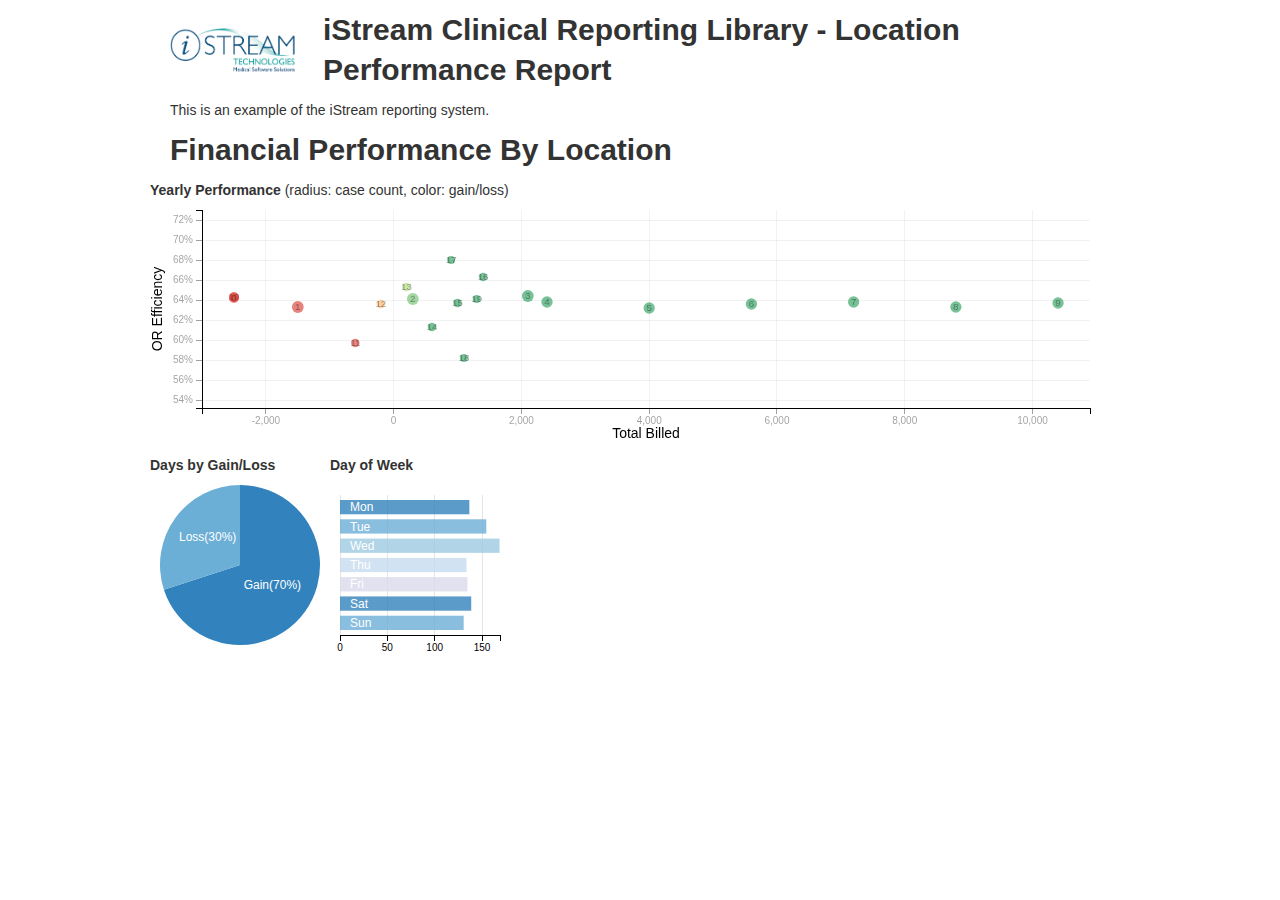
<file: cptBubble.html>
<!DOCTYPE html>
<!--
    cptBubble.html: an example of D3.js (Data Driven Documents)
    This file is an adapatation of the excellent work by
    the awesome Gordon Woodhull and the DC-JS team.
    Adapted by Jim Hurst for iStream Technologies.
-->
<html lang="en">
<head>
    <title>iStream Clinical Reporting Library - Location Performance Report</title>

    <meta charset="UTF-8">

    <link rel="stylesheet" type="text/css" href="css/bootstrap.min.css">
    <link rel="stylesheet" type="text/css" href="css/dc.css"/>
    <link rel="icon" type="image/x-icon" href="istreamlogo.png"/>

    <style>
        #monthly-volume-chart g.y {
            display: none;
        }
        #logo {
            margin-right: 2em;
            margin-top: 2em;
        }
    </style>
</head>
<body>

<div class="container">

<img id="logo" src="istreamlogo.png" style="float:left" width=125 height=125></img>
<h2>iStream Clinical Reporting Library - Location Performance Report</h2>


<p>
    This is an example of the iStream reporting system.
</p>

<h2>Financial Performance By Location</h2>

<div class="row">
    <div id="yearly-bubble-chart" class="dc-chart">
        <strong>Yearly Performance</strong> (radius: case count, color: gain/loss)
        <a class="reset" href="javascript:yearlyBubbleChart.filterAll();dc.redrawAll();"
           style="display: none;">reset</a>

        <div class="clearfix"></div>
    </div>
</div>

<div class="row">
    <div id="gain-loss-chart">
        <strong>Days by Gain/Loss</strong>
        <a class="reset" href="javascript:gainOrLossChart.filterAll();dc.redrawAll();" style="display: none;">reset</a>

        <div class="clearfix"></div>
    </div>

<!--
    <div id="quarter-chart">
        <strong>Quarters</strong>
        <a class="reset" href="javascript:quarterChart.filterAll();dc.redrawAll();" style="display: none;">reset</a>

        <div class="clearfix"></div>
    </div>
-->

    <div id="day-of-week-chart">
        <strong>Day of Week</strong>
        <a class="reset" href="javascript:dayOfWeekChart.filterAll();dc.redrawAll();" style="display: none;">reset</a>

        <div class="clearfix"></div>
    </div>

<!--
    <div id="fluctuation-chart">
        <strong>Days by Fluctuation(%)</strong>
        <span class="reset" style="display: none;">range: <span class="filter"></span></span>
        <a class="reset" href="javascript:fluctuationChart.filterAll();dc.redrawAll();" style="display: none;">reset</a>

        <div class="clearfix"></div>
    </div>
</div>

<div class="row">
    <div id="monthly-move-chart">
        <strong>Monthly Index Abs Move & Volume/500,000 Chart</strong>
        <span class="reset" style="display: none;">range: <span class="filter"></span></span>
        <a class="reset" href="javascript:moveChart.filterAll();volumeChart.filterAll();dc.redrawAll();"
           style="display: none;">reset</a>

        <div class="clearfix"></div>
    </div>
</div>

<div class="row">
    <div id="monthly-volume-chart">
    </div>
    <p class="muted pull-right" style="margin-right: 15px;">select a time range to zoom in</p>
</div>

<div class="row">
    <div>
        <div class="dc-data-count">
            <span class="filter-count"></span> selected out of <span class="total-count"></span> records | <a
                href="javascript:dc.filterAll(); dc.renderAll();">Reset All</a>
        </div>
    </div>
    <table class="table table-hover dc-data-table">
    </table>
</div>
-->
</div>

<script type="text/javascript" src="js/d3.js"></script>
<script type="text/javascript" src="js/crossfilter.js"></script>
<script type="text/javascript" src="js/dc.js"></script>
<script type="text/javascript" src="js/colorbrewer.js"></script>

<script type="text/javascript" src="cptBubble.js"></script>

<script type="text/javascript">
    var _gaq = _gaq || [];
    _gaq.push(['_setAccount', 'UA-33628816-1']);
    _gaq.push(['_trackPageview']);

    (function () {
        var ga = document.createElement('script');
        ga.type = 'text/javascript';
        ga.async = true;
        ga.src = ('https:' == document.location.protocol ? 'https://ssl' : 'http://www') + '.google-analytics.com/ga.js';
        var s = document.getElementsByTagName('script')[0];
        s.parentNode.insertBefore(ga, s);
    })();
</script>

</body>
</html>
</file>
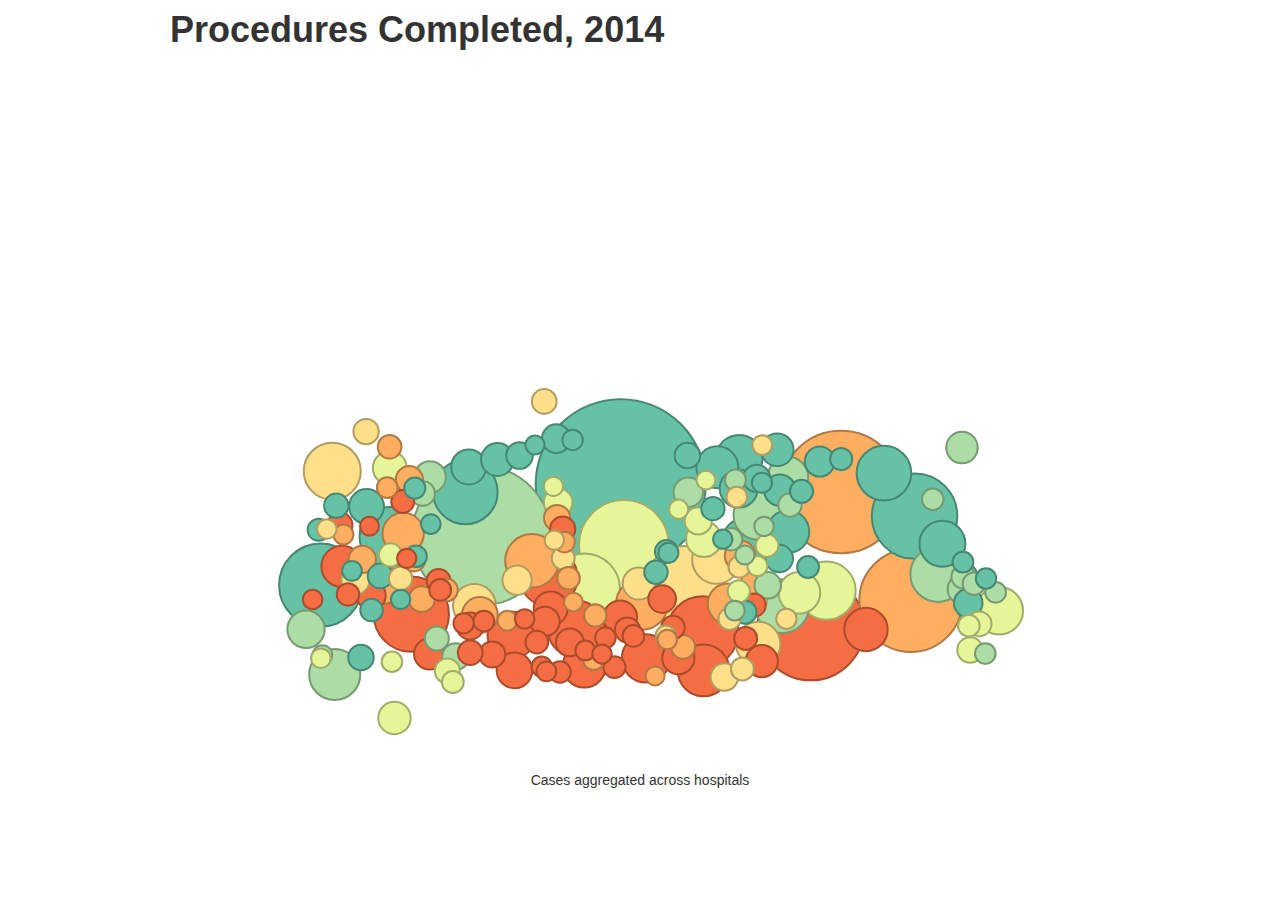
<file: cptFinancial.html>
<!doctype html>
<!--
    cptFinancial.html: an example of Dimensional Charting
    This file is an adapatation of the excellent work by 
    the awesome Micheal Bostork.
    Adapted to display thoroughly sanitized medical billing information by Jim Hurst.
-->
<head>
  <meta charset="utf-8">
  <meta http-equiv="X-UA-Compatible" content="IE=edge,chrome=1">

  <title>Procedures Completed, 2014</title>
  <meta name="description" content="Financial results for CPT Procedures">
  <meta name="author" content="Jim Hurst">

  <!-- CSS concatenated and minified via ant build script-->
  <link rel="stylesheet" href="css/reset.css">
  <link rel="stylesheet" href="css/bootstrap.min.css">
  <link rel="stylesheet" href="css/style.css">
  <!-- end CSS-->

  <script src="js/libs/modernizr-2.0.6.min.js"></script>
</head>

<body>

  <div id="container" class="container">
    <header>
    <h1>Procedures Completed, 2014</h1>
    </header>
    <div id="main" role="main">
      <div id="vis"></div>
    </div>
    <footer>
    <p>Cases aggregated across hospitals</p>
    </footer>
  </div> <!--! end of #container -->

  <script>window.jQuery || document.write('<script src="js/libs/jquery-1.6.2.min.js"><\/script>')</script>

  <script defer src="js/plugins.js"></script>
  <script defer src="js/script.js"></script>
  <script src="js/colorbrewer.js"></script>
  <script src="js/CustomTooltip.js"></script>
  <script src="js/libs/d3.min.js"></script>
  <script src="js/libs/d3.csv.min.js"></script>
  <script src="js/libs/d3.layout.min.js"></script>
  <script src="js/libs/d3.geom.min.js"></script>
  <script src="cptFinancial.js"></script>
  <script type="text/javascript">
    $(document).ready(function() {
        $(document).ready(function() {
          $('#view_selection a').click(function() {
            var view_type = $(this).attr('id');
            $('#view_selection a').removeClass('active');
            $(this).toggleClass('active');
            toggle_view(view_type);
            return false;
          });
        });
    });
  </script>


</body>
</html>
</file>
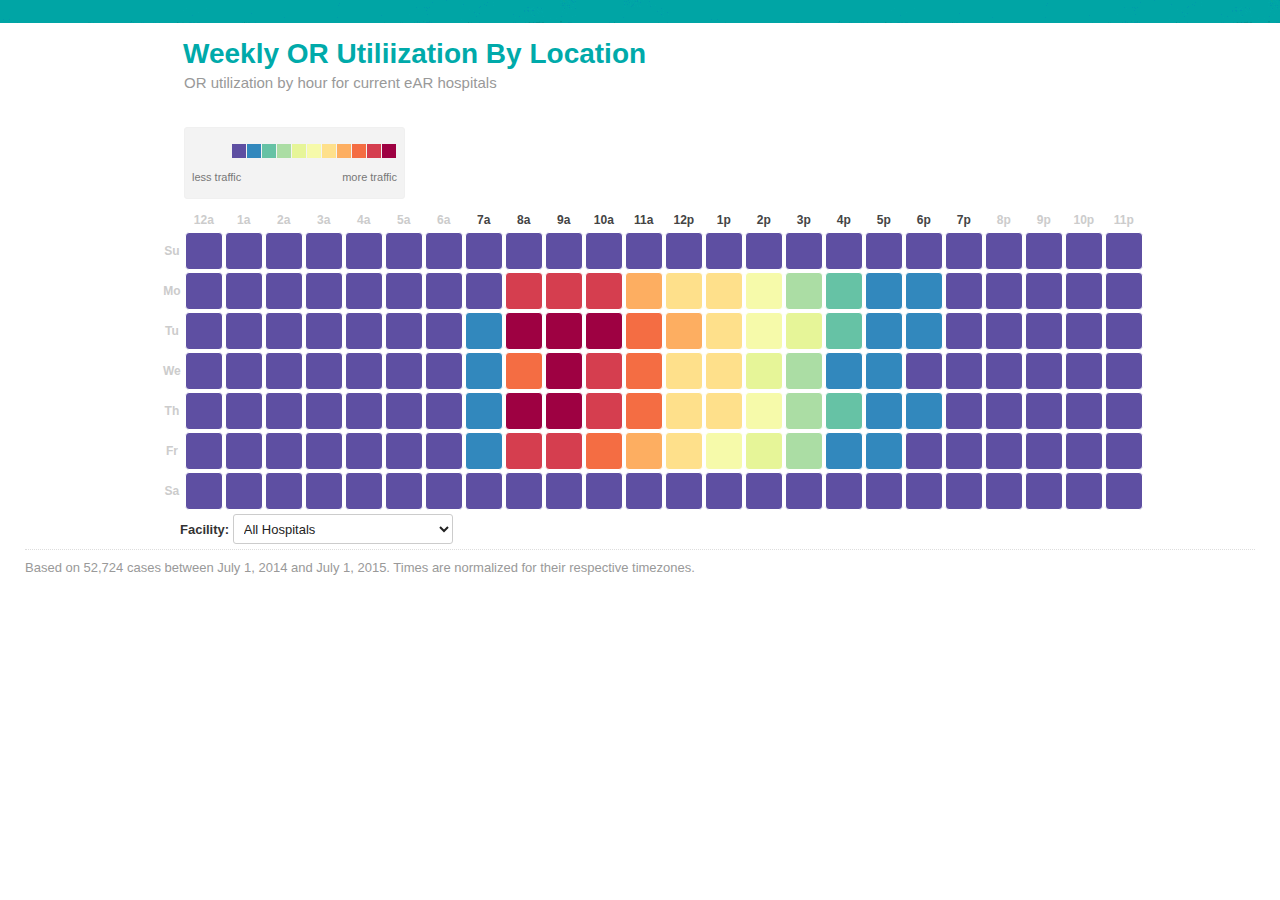
<file: hourHeatmap.html>
<!--
    hourHeatmap.html: an example of Data Driven Documents
    This file is an adapatation of original work by Trulia.com
    Adapted to display surgical scheduling information by Jim Hurst.
-->
<!DOCTYPE html>

	<head>
		<title>OR Utilization, All Day, Every Day - iStream Technologies</title>

                <link rel="stylesheet" type="text/css" href="css/bootstrap.min.css">		
		<link rel="stylesheet" media="all" href="hourHeatmap.css"/>
		<link rel="stylesheet" media="all" href="css/insights-1.0.css"/>
		<!--
		<link rel="stylesheet" media="all" href="css/bootstrap.css"/>
		-->
                <meta charset="UTF-8">
                <meta content="utf-8" http-equiv="encoding">
	</head>
	<body>
		<div id="container">
		
			<div id="header">
				<div id="title">
					<h1>Weekly OR Utiliization By Location</h1>
					<p id="subtitle">OR utilization by hour for current eAR hospitals</p>
				</div>
			</div>
			<div id="legend" class="rbow2">
				<ul>
					<li class="q1-11"></li>
					<li class="q2-11"></li>
					<li class="q3-11"></li>
					<li class="q4-11"></li>
					<li class="q5-11"></li>
					<li class="q6-11"></li>
					<li class="q7-11"></li>
					<li class="q8-11"></li>
					<li class="q9-11"></li>
					<li class="q10-11"></li>
					<li class="q11-11"></li>
				</ul>
				<p class="more">more traffic</p>
				<p class="less">less traffic</p>
			</div>
			
			<div id="vis"></div>
			<div id="states_nav">
                                <strong>Facility: </strong>
				<select onchange="reloadData()" id="chooseFacility">
						<option value='all'>All Hospitals</option>
						<option value=0>Mary Black</option>
						<option value=1>Pardee</option>
						<option value=2>Person</option>
						<option value=4>Wilson</option>
						<option value=5>Cumberland</option>
						<option value=6>Randolph</option>
						<option value=8>Newberry</option>
						<option value=10>Maria Parham</option>
						<option value=12>Northern</option>
						<option value=13>Clinch Valley</option>
						<option value=14>Raleigh General</option>
						<option value=17>Colleton</option>
						<option value=18>Southern Tennessee</option>
						<option value=3>Other</option>
					</select>
				</div>
			</div>
			
			<div id="footer">Based on 52,724 cases between July 1, 2014 and July 1, 2015. Times are normalized for their respective timezones.</div>
		
		</div>
	</body>
                <script src="js/d3.js"></script>
                <script type="text/javascript" src="js/crossfilter.js"></script>
                <script type="text/javascript" src="js/dc.js"></script>	
		<script src="js/jquery-1.11.1.js"></script> 
                <script src="js/bootstrap.js"></script>	
		<!-- 
		-->
		<script src="js/libs/d3.layout.min.js"></script> 
                <script src="js/libs/insights.js"></script>
                <script src="hourHeatmap.js"></script>
                <script src="js/CustomTooltip.js"></script>	
                <script src="js/index.js"></script>	
</html>
</file>
<file: css/dc.css>
div.dc-chart {
    float: left;
}

.dc-chart rect.bar {
    stroke: none;
    cursor: pointer;
}

.dc-chart rect.bar:hover {
    fill-opacity: .5;
}

.dc-chart rect.stack1 {
    stroke: none;
    fill: red;
}

.dc-chart rect.stack2 {
    stroke: none;
    fill: green;
}

.dc-chart rect.deselected {
    stroke: none;
    fill: #ccc;
}

.dc-chart .empty-chart .pie-slice path {
    fill: #FFEEEE;
    cursor: default;
}

.dc-chart .empty-chart .pie-slice {
    cursor: default;
}

.dc-chart .pie-slice {
    fill: white;
    font-size: 12px;
    cursor: pointer;
}

.dc-chart .pie-slice.external{
    fill: black;
}

.dc-chart .pie-slice :hover {
    fill-opacity: .8;
}

.dc-chart .pie-slice.highlight {
    fill-opacity: .8;
}

.dc-chart .selected path {
    stroke-width: 3;
    stroke: #ccc;
    fill-opacity: 1;
}

.dc-chart .deselected path {
    stroke: none;
    fill-opacity: .5;
    fill: #ccc;
}

.dc-chart .axis path, .axis line {
    fill: none;
    stroke: #000;
    shape-rendering: crispEdges;
}

.dc-chart .axis text {
    font: 10px sans-serif;
}

.dc-chart .grid-line {
    fill: none;
    stroke: #ccc;
    opacity: .5;
    shape-rendering: crispEdges;
}

.dc-chart .grid-line line {
    fill: none;
    stroke: #ccc;
    opacity: .5;
    shape-rendering: crispEdges;
}

.dc-chart .brush rect.background {
    z-index: -999;
}

.dc-chart .brush rect.extent {
    fill: steelblue;
    fill-opacity: .125;
}

.dc-chart .brush .resize path {
    fill: #eee;
    stroke: #666;
}

.dc-chart path.line {
    fill: none;
    stroke-width: 1.5px;
}

.dc-chart circle.dot {
    stroke: none;
}

.dc-chart g.dc-tooltip path {
    fill: none;
    stroke: grey;
    stroke-opacity: .8;
}

.dc-chart path.area {
    fill-opacity: .3;
    stroke: none;
}

.dc-chart .node {
    font-size: 0.7em;
    cursor: pointer;
}

.dc-chart .node :hover {
    fill-opacity: .8;
}

.dc-chart .selected circle {
    stroke-width: 3;
    stroke: #ccc;
    fill-opacity: 1;
}

.dc-chart .deselected circle {
    stroke: none;
    fill-opacity: .5;
    fill: #ccc;
}

.dc-chart .bubble {
    stroke: none;
    fill-opacity: 0.6;
}

.dc-data-count {
    float: right;
    margin-top: 15px;
    margin-right: 15px;
}

.dc-data-count .filter-count {
    color: #3182bd;
    font-weight: bold;
}

.dc-data-count .total-count {
    color: #3182bd;
    font-weight: bold;
}

.dc-data-table {
}

.dc-chart g.state {
    cursor: pointer;
}

.dc-chart g.state :hover {
    fill-opacity: .8;
}

.dc-chart g.state path {
    stroke: white;
}

.dc-chart g.selected path {
}

.dc-chart g.deselected path {
    fill: grey;
}

.dc-chart g.selected text {
}

.dc-chart g.deselected text {
    display: none;
}

.dc-chart g.county path {
    stroke: white;
    fill: none;
}

.dc-chart g.debug rect {
    fill: blue;
    fill-opacity: .2;
}

.dc-chart g.row rect {
    fill-opacity: 0.8;
    cursor: pointer;
}

.dc-chart g.row rect:hover {
    fill-opacity: 0.6;
}

.dc-chart g.row text {
    fill: white;
    font-size: 12px;
    cursor: pointer;
}

.dc-legend {
    font-size: 11px;
}

.dc-legend-item {
    cursor: pointer;
}

.dc-chart g.axis text {
    /* Makes it so the user can't accidentally click and select text that is meant as a label only */
    -webkit-user-select: none; /* Chrome/Safari */
    -moz-user-select: none; /* Firefox */
    -ms-user-select: none; /* IE10 */
    -o-user-select: none;
    user-select: none;
    pointer-events: none;
}

.dc-chart path.highlight {
    stroke-width: 3;
    fill-opacity: 1;
    stroke-opacity: 1;
}

.dc-chart .highlight {
    fill-opacity: 1;
    stroke-opacity: 1;
}

.dc-chart .fadeout {
    fill-opacity: 0.2;
    stroke-opacity: 0.2;
}

.dc-chart path.dc-symbol, g.dc-legend-item.fadeout {
    fill-opacity: 0.5;
    stroke-opacity: 0.5;
}

.dc-hard .number-display {
    float: none;
}

.dc-chart .box text {
    font: 10px sans-serif;
    -webkit-user-select: none; /* Chrome/Safari */
    -moz-user-select: none; /* Firefox */
    -ms-user-select: none; /* IE10 */
    -o-user-select: none;
    user-select: none;
    pointer-events: none;
}

.dc-chart .box line,
.dc-chart .box circle {
    fill: #fff;
    stroke: #000;
    stroke-width: 1.5px;
}

.dc-chart .box rect {
    stroke: #000;
    stroke-width: 1.5px;
}

.dc-chart .box .center {
    stroke-dasharray: 3,3;
}

.dc-chart .box .outlier {
    fill: none;
    stroke: #ccc;
}

.dc-chart .box.deselected .box {
    fill: #ccc;
}

.dc-chart .box.deselected {
    opacity: .5;
}

.dc-chart .symbol{
    stroke: none;
}

.dc-chart .heatmap .box-group.deselected rect {
    stroke: none;
    fill-opacity: .5;
    fill: #ccc;
}

.dc-chart .heatmap g.axis text {
    pointer-events: all;
    cursor: pointer;
}
</file>
<file: css/style.css>
a, a:visited, a:active {
  color: #444;
}

#vis {
  width: 940px;
  height: 700px;
  clear: both;
  margin-bottom: 10px;
}

footer {
  text-align: center;
}

#view_selection {
  margin-top: 10px;
}

.years {
  font-size: 21px;
  fill: #aaa;
}

.tooltip {
	position: absolute;
	top: 100px;
	left: 100px;
  -moz-border-radius:5px;
	border-radius: 5px;
  border: 2px solid #000;
	/* background: #222222; */
  background: #fff;
	opacity: .9;
	/* color: #eeeeee; */
  color: black;
	padding: 10px;
	width: 300px;
	font-size: 12px;
	z-index: 10;
}

.tooltip .title {
	font-size: 13px;
}

.tooltip .name {
  font-weight:bold;
}
</file>
<file: hourHeatmap.css>
#share2 {
	margin-right: 20px !important;
}

#share2.ff3 {
	margin-bottom: 15px !important;
}

#old_browser_msg {
	display: none;
	float: right;
	clear: right;
	width: 500px;
	color: white;
	background: #D53E4F;
	border: 1px solid #9E0142;
	padding: 5px;
	margin-right: 24px;
}

#controls fieldset {
	width: 250px;
}

#controls span {
	float: left;
	width: 120px;
	clear: left;
}

#controls button {
	float: left;
}

fieldset#state label, fieldset#state input {
	display: none;
}

fieldset#state.ff3 {
	width: 500px;
}

fieldset#state.ff3 label {
	display: block !important;
}

fieldset#type {
	margin-right: 49px;
	float: left;
}

#state_all_label {
	display: inline !important;
}

#scale {
	float: right;
}

#scale ul {
	list-style-type: none;
}

#scale li {
	float: left;
	width: 15px;
	height: 15px;
}

#vis {
	clear: all;
	margin-bottom: 20px;
	height: 370px;
	height: 285px;
}

#tiles {
	font-size: 12px;
	clear: both;
}

#tiles th {
	vertical-align: top;
	padding: 3px;
	color: #ccc;
}

th.h7, th.h8, th.h9, th.h10, th.h11, th.h12, th.h13, th.h14, th.h15, th.h16, th.h17, th.h18, th.h19 {
	color: #444 !important;
}  

#tiles tr th {
	padding-top: 12px;
}

#tiles tr:first-child th {
	padding-top: 3px;
}

#tiles td {
	-webkit-perspective: 1000;
}

#tiles .tile {
	width: 38px;
	height: 38px;
	position: relative;
	-webkit-transform-style: preserve-3d;
	-webkit-transition: 0.7s;
}

.face {
	position: absolute;
	-webkit-backface-visibility: hidden;
	width: 36px;
	height: 36px;
	background: #eee;
	border: 1px solid white;
	-moz-border-radius: 4px;
	border-radius: 4px;
}

#tiles td.sel .face {
	border-color: black;
}

.face.hidden {
	display: none;
}

#tiles td.dim .screen {
	opacity: 0.6;
}

.face.back {
	-webkit-transform: rotateY(180deg);
}

.tile .screen {
	background: white;
	opacity: 0.0;
	width: 36px;
	height: 36px;
	position: absolute;
	z-index: 1337;
	-moz-border-radius: 4px;
	border-radius: 4px;
	border: 1px solid white;
}

#map {
	float: left;
	width: 320px;
	height: 202px;
	margin-bottom: 15px;
}

	#map path.state {
		fill: #ddd;
		stroke: white;
		stroke-width: 1px;
	}
	
	#map path.state:hover {
		fill: #5eab1f;
		fill: #999;
		cursor: pointer;
	}
	
	#map path.state.sel {
		fill: #444;
		cursor: default;
	}

#legend {
	clear: left;
	margin-left: 24px;
	width: 205px;
	color: #777;
	margin-top: 10px;
	background: #f3f3f3;
	border: 1px solid #f0f0f0;
	overflow: hidden;
	padding: 5px 7px;
	-moz-border-radius: 3px;
	border-radius: 3px;
	font-size: 11px;
	line-height: 11px;
	margin-bottom: 10px;
	margin-right: 24px;
}

#legend ul {
	list-style-type: none;
	overflow: hidden;
	clear: both;
}

#legend li {
	float: left;
	margin-right: 1px;
	width: 14px;
	height: 14px;
}

#legend p {
	margin-top: 3px;
}

#legend p.more {
	float: right;
}

#legend p.less {
	float: left;
}

#states_nav {
	width: 400px;
	float: left;
	margin-left: 20px;
}

#states_nav p {
	margin-left: 4px;
}

#wtf {
	float: left;
	width: 515px;
}

#poweredby {
	float: right !important;
	margin-top: -11px !important;
}

#poweredby.old_browsers {
	display: none;
	position: absolute;
	top: 463px;
	right: 24px;
}

#wtf .title {
	background: #fdf;
}

#pc2mob {
	float: left;
}

#pc2mob path {
	stroke: white;
	stroke-width: 2px;
}

#pc2mob.all path.pc {
	fill: #ddd;
}

#pc2mob.all path.mob {
	fill: #ccc;
}

#pc2mob.pc path.pc {
	fill: #444;
}

#pc2mob.pc path.mob {
	fill: #ddd;
}

#pc2mob.mob path.pc {
	fill: #ddd;
}

#pc2mob.mob path.mob {
	fill: #444;
}

#pc2mob ul, #ie8_percents {
	list-style-type: none;
	margin-top: 20px 0 0 45px;
	width: 150px;
}

#pc2mob li, #ie8_percents li {
	float: left;
	width: 75px;
	text-align: center;
}

#pc2mob li span, #ie8_percents li span {
	display: block;
	font-size: 24px;
	line-height: 24px;
}

#pc2mob.all li.pc, #ie8_percents li.pc {
	color: #ccc;
}

#pc2mob.all li.mob, #ie8_percents li.mob {
	color: #aaa;
}

#pc2mob.pc li.pc {
	color: #444;
}

#pc2mob.pc li.mob {
	color: #999;
}

#pc2mob.mob li.pc {
	color: #999;
}

#pc2mob.mob li.mob {
	color: #444;
}

#pc2mob svg {
	margin: 0 70px 0 0;
}

#hourly_values {
	float: left;
	width: 200px;
}

#hourly_values svg {
	width: 300px;
	height: 170px
}

#hourly_values svg rect {
	fill: #ddd;
}

#hourly_values svg rect.sel {
	fill: #444;
}

#hourly_values svg text {
	fill: #444;
}

#hourly_values svg text.hidden {
	display: none;
}


#header h1, #header p#subtitle {
	margin-left: 18px;
}

#footer {
	clear: both;
	margin: 25px !important;
}

.controls {
	margin: 0 0 20px 7px;
	font-size: 12px;
	line-height: 12px;
}

.controls input {
	display: none;
	width: 0;
	height: 0;
	margin: 0;
	padding: 0;
	opacity: 0;
}

.controls label {
	float: left;
	display: block;
	cursor: pointer;
	padding: 4px 6px;
	background: #ddd;
	border: 1px solid #ccc;
	-moz-border-radius: 2px;
	border-radius: 2px;
	margin: 0 3px 2px 0;
	color: #888;
}

.controls label:hover {
	background: #999;
	color: white;
	border: 1px solid #888;
}

.controls label.sel {
	background: #444;
	color: white;
	border: 1px solid #333;
	cursor: default;
}

.controls button {
	padding: 2px 6px 3px 6px;
	background: #ddd;
	border: 1px solid #ccc;
	-moz-border-radius: 2px;
	border-radius: 2px;
	cursor: pointer;
	color: #888;
	font-size: 12px;
	margin: 0;
	
}

.controls button:hover {
	background: #999;
	color: white;
	border: 1px solid #888;
}

.controls button.sel {
	background: #444;
	color: white;
	border: 1px solid #333;
	cursor: default;
}

h2 {
	margin-top: -2px;
	font-size: 28px;
	line-height: 28px;
	margin-bottom: 30px;
	width: 250px;
	margin-left: -50px;
	z-index: -1337;
	text-align: center;
}

p.subtitle {
	font-size: 13px;
	line-height: 19px;
	padding-top: 2px;
	color: #999;
}


#sharestatic3 {
	margin-right: 22px;
	margin-bottom: 0;
}

#truliaBar a {
	width: 895px !important; 
}

html.ie8 #vis, html.ie9 #vis {
	height: 285px !important;
}

html.ie8 #tiles td.sel .face {
	border-color: white !important;
}

#ie8_percents {
	display: none;
}

#ie8_percents.ff3 {
	display: block;
}

html.ie8 #ie8_percents, #ie8_percents.ff3 {
	display: block !important;
	position: absolute;
	left: 20px;
	top: 510px;
}


/* 11 buckets purple to red */

.rbow2 .q1-11 {
	background: #5E4FA2;
	/*
	border-left-color: #5b40b3;
	border-top-color: #5b40b3;
	border-right-color: #3e2b7a;
	border-bottom-color: #3e2b7a;
	*/
}

.rbow2 .q2-11 {
	background: #3288BD;
}

.rbow2 .q3-11 {
	background: #66C2A5;
}

.rbow2 .q4-11 {
	background: #ABDDA4;
}

.rbow2 .q5-11 {
	background: #E6F598;
}

.rbow2 .q6-11 {
	background: #FFFFBF;
	background: #f6faaa;
	/*border-color: #f6faaa;*/
}

.rbow2 .q7-11 {
	background: #FEE08B;
}

.rbow2 .q8-11 {
	background: #FDAE61;
}

.rbow2 .q9-11 {
	background: #F46D43;
}

.rbow2 .q10-11 {
	background: #D53E4F;
}

.rbow2 .q11-11 {
	background: #9E0142;
}





.dealloc .q1-10 {
	background: #702f9d;
	
	border-top-color: #670c9f;
	border-right-color: #540982;
	border-bottom-color: #540982;
	border-left-color: #670c9f;
	
}

.dealloc .q2-10 {
	background: #352f9e;
	
	border-top-color: #702f9d;
	border-right-color: #702f9d;
	border-bottom-color: #702f9d;
	border-left-color: #702f9d;
}

.dealloc .q3-10 {
	background: #2f659e;
	
	border-top-color: #702f9d;
	border-right-color: #702f9d;
	border-bottom-color: #702f9d;
	border-left-color: #702f9d;
}

.dealloc .q4-10 {
	background: #2fa09c;
	
	border-top-color: #702f9d;
	border-right-color: #702f9d;
	border-bottom-color: #702f9d;
	border-left-color: #702f9d;
}

.dealloc .q5-10 {
	background: #3fa42c;
	
	border-top-color: #702f9d;
	border-right-color: #702f9d;
	border-bottom-color: #702f9d;
	border-left-color: #702f9d;
}

.dealloc .q6-10 {
	background: #9ab12d;
	
	border-top-color: #702f9d;
	border-right-color: #702f9d;
	border-bottom-color: #702f9d;
	border-left-color: #702f9d;
}

.dealloc .q7-10 {
	background: #bdb82c;
	
	border-top-color: #702f9d;
	border-right-color: #702f9d;
	border-bottom-color: #702f9d;
	border-left-color: #702f9d;
}

.dealloc .q8-10 {
	background: #bd9b2c;
	
	border-top-color: #702f9d;
	border-right-color: #702f9d;
	border-bottom-color: #702f9d;
	border-left-color: #702f9d;
}

.dealloc .q9-10 {
	background: #bd7f2c;
	
	border-top-color: #702f9d;
	border-right-color: #702f9d;
	border-bottom-color: #702f9d;
	border-left-color: #702f9d;
}

.dealloc .q10-10 {
	background: #bd5c2b;
	
	border-top-color: #702f9d;
	border-right-color: #702f9d;
	border-bottom-color: #702f9d;
	border-left-color: #702f9d;
}
</file>
<file: css/insights-1.0.css>
@import url(reset.css);

body {
	font: 13px/16px "ff-dagny-web-pro-1","ff-dagny-web-pro-2",sans-serif;
	color: #333;
	position: relative;
	background: url(../img/bg-pixel.png) 0 -25px repeat-x;
}

#container {
	width: 960px;
	margin: 0 auto;
	padding: 30px 0 10px 0;
	position: relative;
}

#grid {
	position: absolute;
	width: 960px;
	height: 1000px;
	background: url(../img/24_col.gif);
	z-index: 1337;
	opacity: 0.2;
	pointer-events: none;
}

#truliaBar a {
	display: block;
	width: 930px;
	margin: 0 auto;
	color: white;
	padding: 3px 15px;
	text-decoration: none;
	text-align: right;
	background: url(../img/right-arrow.png) right 7px no-repeat;
	text-shadow: 1px 1px 1px #4d7400;
	text-transform: lowercase;
}

#header #title {
	float: left;
	margin: 0 0 25px 5px;
}

#header #title h1 {
	font-size: 28px;
	line-height: 28px;
	color: #00AAAA;
	margin-bottom: 5px;
}

#header #title p {
	padding-left: 1px;
	color: #999;
	font-size: 15px;
	line-height: 19px;
}

#poweredby {
	float: left;
	clear: left;
}

#poweredby a {
	display: block;
	width: 72px;
	height: 33px;
	background-image: url(../img/powered-by-trulia.png);
	text-indent: -9999px;
}

#poweredby.bw a {
	background-image: url(../img/powered-by-trulia-bw.png);
}


#poweredby a:link {
	background-position: left bottom;
}

#poweredby a:visited {
	background-position: left bottom;
}

#poweredby a:hover {
	background-position: left bottom;
}

#poweredby a:active {
	background-position: left bottom;
}


/* FOOTER */
#footer {
	border-top: 1px dotted #DDD;
	color: #999;
	margin: 30px 10px 30px 0;
	padding-top: 10px;
	clear: both;
}

#footer a:link {
	color: #999;
	text-decoration: underline;
}

#footer a:visited {
	color: #999;
}

#footer a:hover {
	color: #666;
}

#footer a:active {
	color: #666;
}





/* SOCIAL MEDIA LINKS*/
#pinImg, #pinImg img {
	opacity: 0;
	position: absolute;
	width: 1px;
	height: 1px;
	overflow: hidden;
	pointer-events: none;
}


#sharestatic {
	background: url(../img/share-buttons-horiz.png) no-repeat;
	width: 428px;
	height: 20px;
	float: left;
	clear: left;
	margin: 0 0 25px 5px;
}

#sharestatic2 {
	background: url(../img/share-buttons-2rows.png) no-repeat;
	width: 213px;
	height: 46px;
	float: right;
	clear: right;
	margin: 3px 5px 25px 5px;
}

#sharestatic3 {
	background: url(../img/share-buttons-horiz2.png) no-repeat;
	width: 222px;
	height: 62px;
	float: right;
	clear: right;
	margin: 3px 5px 25px 5px;
}

#share {
	width: 340px;
}

#share li {
	float: left;
	margin-left: 7px;
}

#share li.share_stumble {
	padding: 1px 0 0 0;
	margin: 0;
}

#share li.share_twitter {
	margin-left: 2px;
}

#share2 {
	float: right;
	clear: right;
	margin: 3px 5px 25px 5px;
}

#share2 li {
	float: left;
	margin-right: 6px;
}

#share2 li.share_fblike {
	padding-top: 0;
	margin-right: 0;
}

#share2 li.share_twitter {

}

#share2 li.share_google {
	padding-top: 2px;
}

#share2 li.share_stumble {
	padding-top: 2px;
}
</file>
